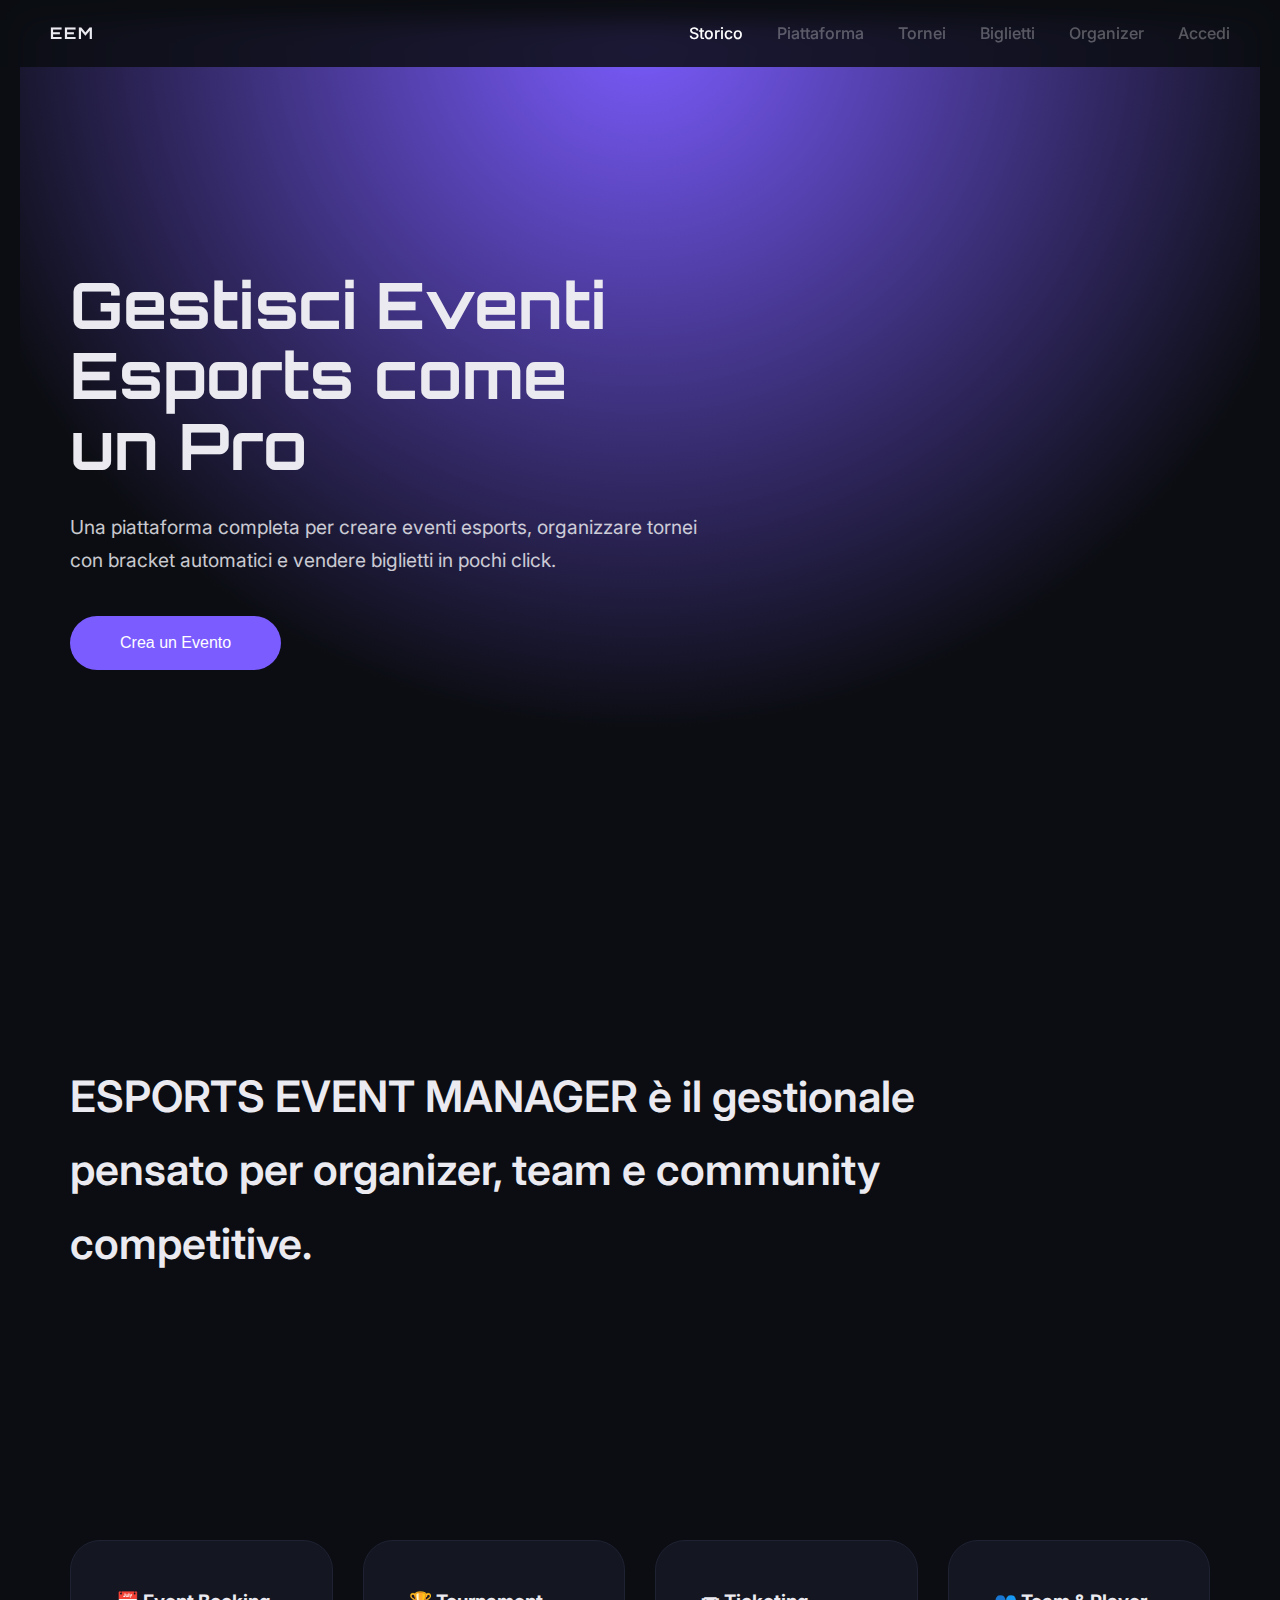
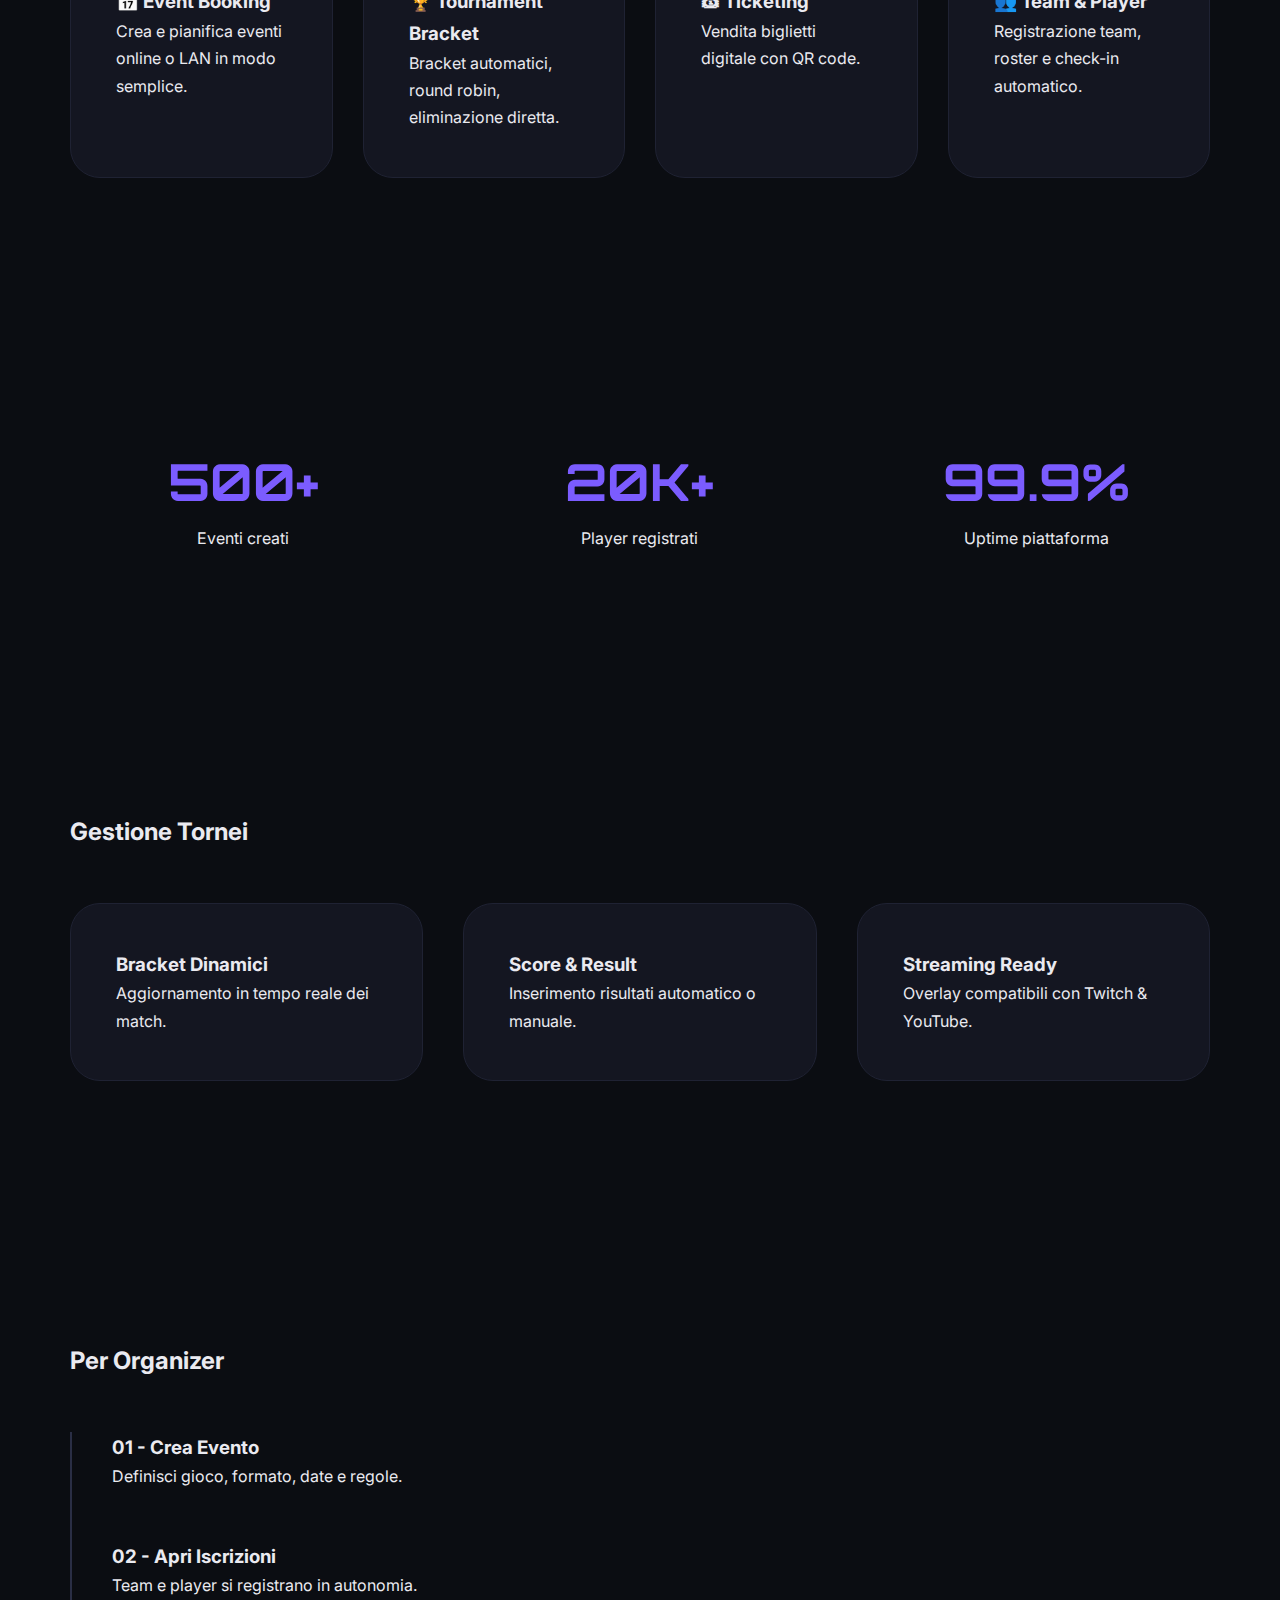
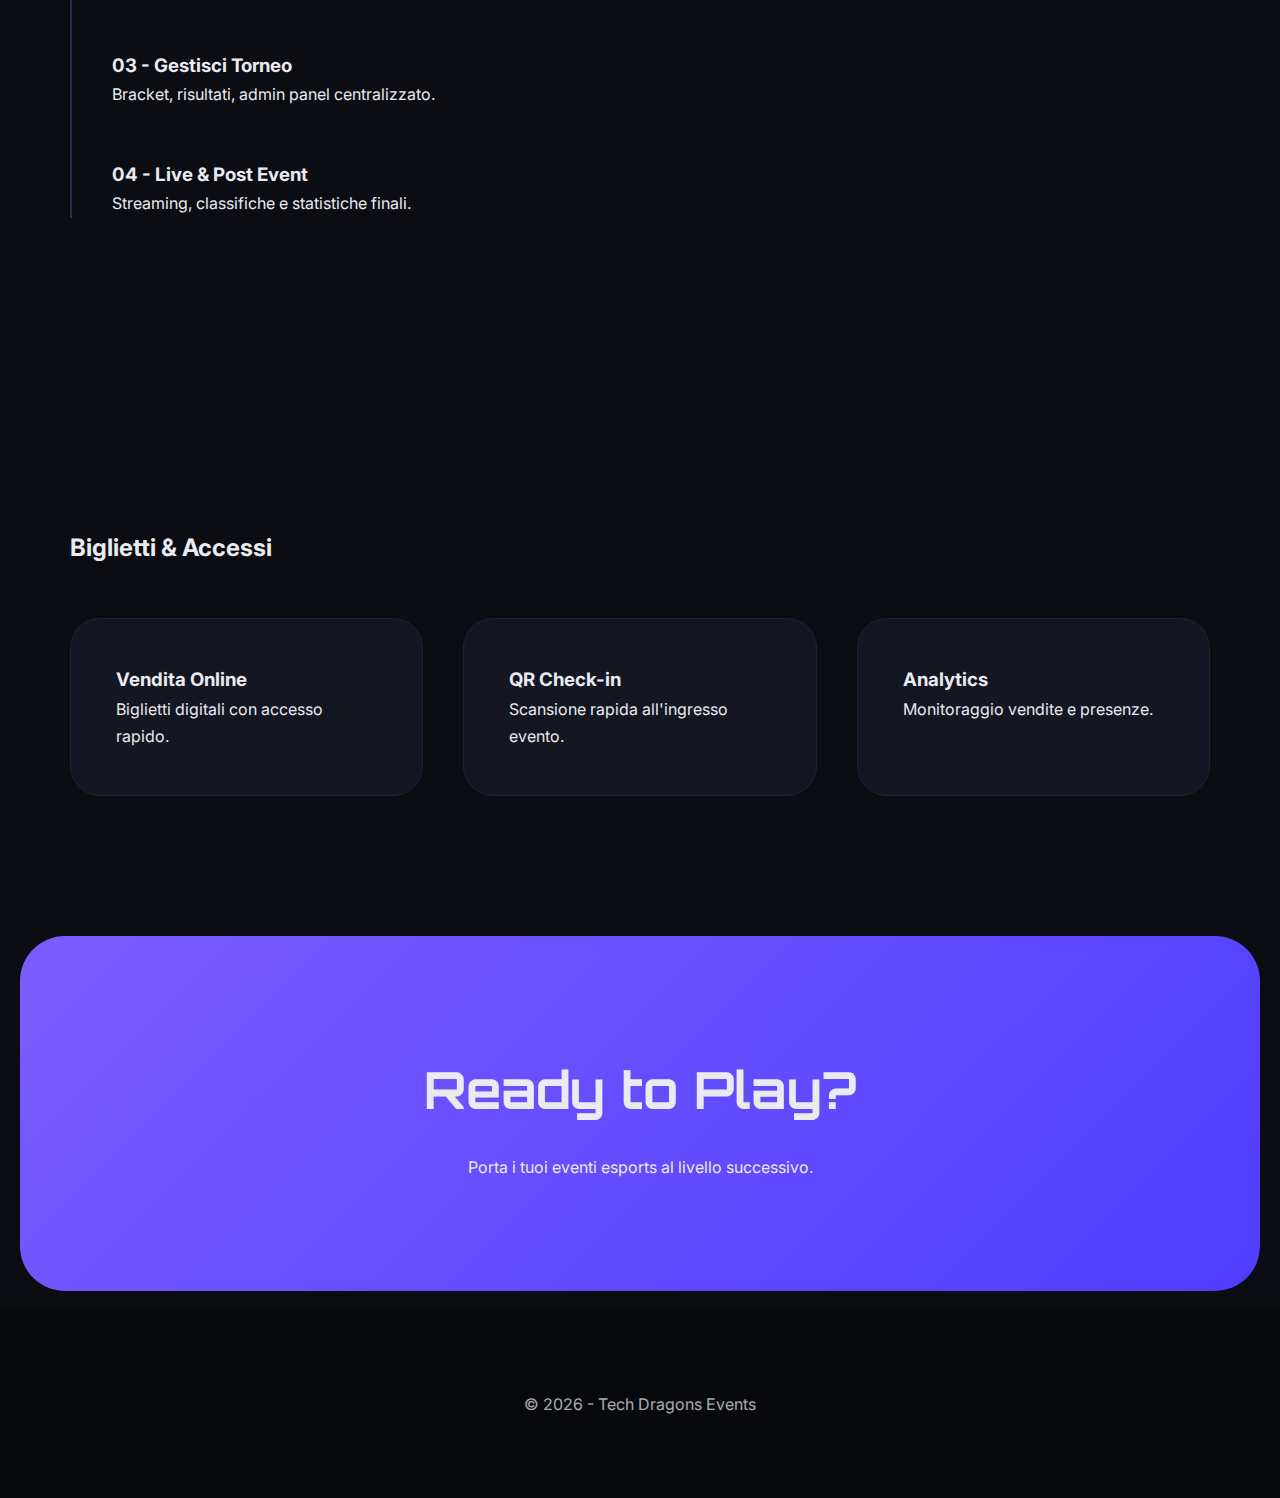
<file: sito/index.html>
<!DOCTYPE html>
<html lang="it">

<head>
    <meta charset="UTF-8">
    <meta name="viewport" content="width=device-width, initial-scale=1.0">
    <title>ESPORTS EVENT MANAGER</title>

    <link
        href="https://fonts.googleapis.com/css2?family=Orbitron:wght@400;600;700&family=Inter:wght@300;400;600&display=swap"
        rel="stylesheet">
    <link rel="stylesheet" href="style.css">
</head>

<body>

    <nav>
        <strong>EEM</strong>
        <div>
            <a href="storici/storico.html">Storico</a>
            <a href="#platform" style="opacity: 0.3;">Piattaforma</a>
            <a href="#tournaments" style="opacity: 0.3;">Tornei</a>
            <a href="#tickets" style="opacity: 0.3;">Biglietti</a>
            <a href="#organizers" style="opacity: 0.3;">Organizer</a>
            <a href="#contact" style="opacity: 0.3;">Accedi</a>
        </div>
    </nav>

    <!-- HERO -->
    <section class="hero">
        <div>
            <h1>Gestisci Eventi<br>Esports come<br>un Pro</h1>
            <p>
                Una piattaforma completa per creare eventi esports, organizzare tornei con bracket automatici
                e vendere biglietti in pochi click.
            </p>
            <button>Crea un Evento</button>
        </div>
    </section>

    <!-- PLATFORM -->
    <section id="platform">
        <p class="big-text">
            ESPORTS EVENT MANAGER è il gestionale pensato per organizer,
            team e community competitive.
        </p>
    </section>

    <!-- FEATURES -->
    <section>
        <div class="features">
            <div class="feature">
                <h3>📅 Event Booking</h3>
                <p>Crea e pianifica eventi online o LAN in modo semplice.</p>
            </div>
            <div class="feature">
                <h3>🏆 Tournament Bracket</h3>
                <p>Bracket automatici, round robin, eliminazione diretta.</p>
            </div>
            <div class="feature">
                <h3>🎟 Ticketing</h3>
                <p>Vendita biglietti digitale con QR code.</p>
            </div>
            <div class="feature">
                <h3>👥 Team & Player</h3>
                <p>Registrazione team, roster e check-in automatico.</p>
            </div>
        </div>
    </section>

    <!-- STATS -->
    <section>
        <div class="stats">
            <div class="stat">
                <h3>500+</h3>
                <p>Eventi creati</p>
            </div>
            <div class="stat">
                <h3>20K+</h3>
                <p>Player registrati</p>
            </div>
            <div class="stat">
                <h3>99.9%</h3>
                <p>Uptime piattaforma</p>
            </div>
        </div>
    </section>

    <!-- TOURNAMENTS -->
    <section id="tournaments">
        <h2 style="margin-bottom:50px;">Gestione Tornei</h2>
        <div class="grid">
            <div class="card">
                <h3>Bracket Dinamici</h3>
                <p>Aggiornamento in tempo reale dei match.</p>
            </div>
            <div class="card">
                <h3>Score & Result</h3>
                <p>Inserimento risultati automatico o manuale.</p>
            </div>
            <div class="card">
                <h3>Streaming Ready</h3>
                <p>Overlay compatibili con Twitch & YouTube.</p>
            </div>
        </div>
    </section>

    <!-- ORGANIZERS -->
    <section id="organizers">
        <h2 style="margin-bottom:50px;">Per Organizer</h2>
        <div class="timeline">
            <div>
                <h3>01 - Crea Evento</h3>
                <p>Definisci gioco, formato, date e regole.</p>
            </div>
            <div>
                <h3>02 - Apri Iscrizioni</h3>
                <p>Team e player si registrano in autonomia.</p>
            </div>
            <div>
                <h3>03 - Gestisci Torneo</h3>
                <p>Bracket, risultati, admin panel centralizzato.</p>
            </div>
            <div>
                <h3>04 - Live & Post Event</h3>
                <p>Streaming, classifiche e statistiche finali.</p>
            </div>
        </div>
    </section>

    <!-- TICKETS -->
    <section id="tickets">
        <h2 style="margin-bottom:50px;">Biglietti & Accessi</h2>
        <div class="grid">
            <div class="card">
                <h3>Vendita Online</h3>
                <p>Biglietti digitali con accesso rapido.</p>
            </div>
            <div class="card">
                <h3>QR Check-in</h3>
                <p>Scansione rapida all'ingresso evento.</p>
            </div>
            <div class="card">
                <h3>Analytics</h3>
                <p>Monitoraggio vendite e presenze.</p>
            </div>
        </div>
    </section>

    <!-- CTA -->
    <section class="cta" id="contact">
        <h2>Ready to Play?</h2>
        <p>Porta i tuoi eventi esports al livello successivo.</p>
    </section>

    <footer>
        © 2026 - Tech Dragons Events
    </footer>

</body>

</html>
</file>
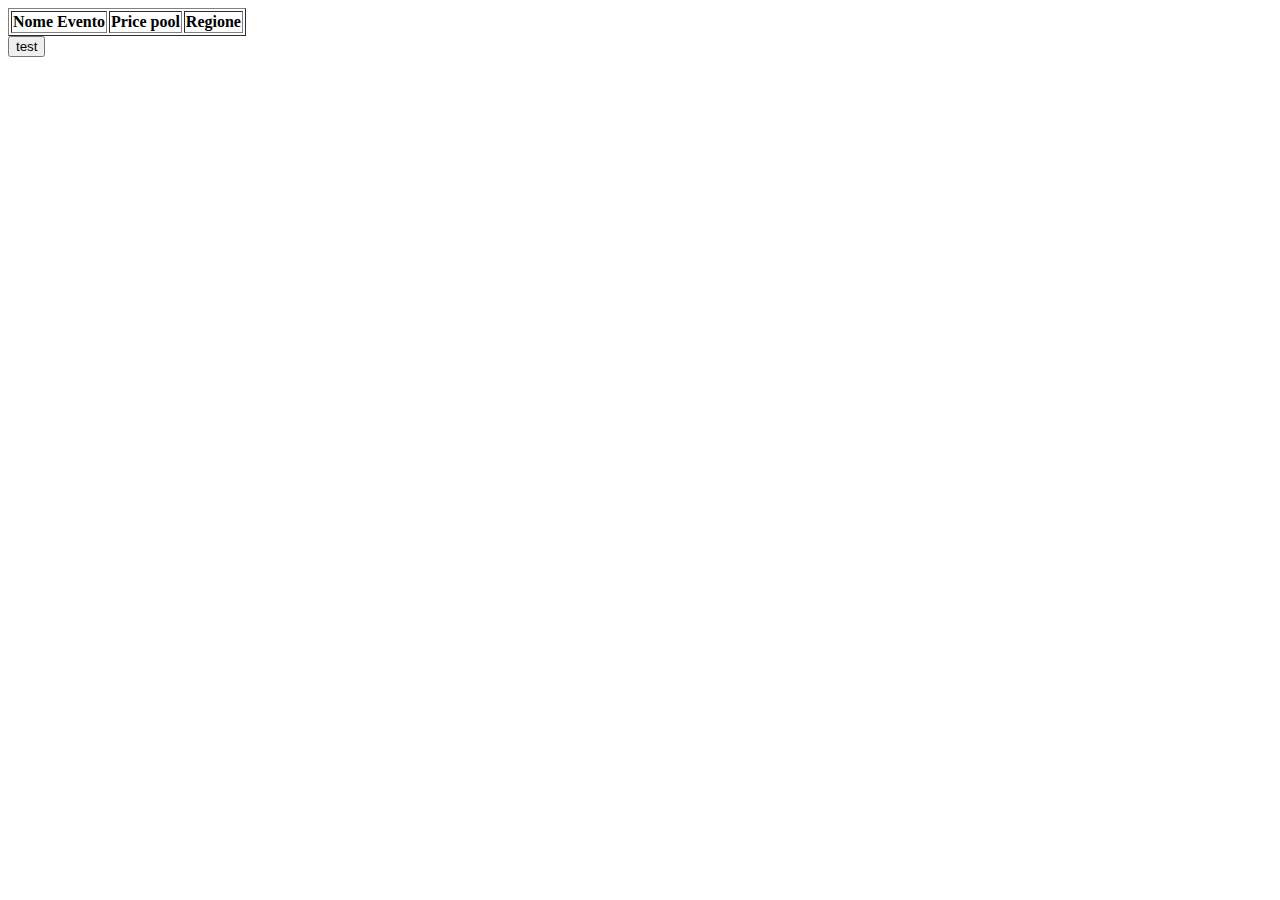
<file: index_api_valorant.html>
<!DOCTYPE html>
<html lang="en">

<head>
    <meta charset="UTF-8">
    <meta name="viewport" content="width=device-width, initial-scale=1.0">
    <link href="https://cdn.jsdelivr.net/npm/bootstrap@5.3.8/dist/css/bootstrap.min.css" rel="stylesheet"
        integrity="sha384-sRIl4kxILFvY47J16cr9ZwB07vP4J8+LH7qKQnuqkuIAvNWLzeN8tE5YBujZqJLB" crossorigin="anonymous">
    <title>Storico</title>
</head>

<body>
    <table class="table table-light table-striped" id="tabella" border>
        <tr>
            <th>Nome Evento</th>
            <th>Price pool</th>
            <th>Regione</th>
        </tr>
    </table>
    <button id="start"></button>

    <script src="https://cdn.jsdelivr.net/npm/bootstrap@5.3.8/dist/js/bootstrap.bundle.min.js"
        integrity="sha384-FKyoEForCGlyvwx9Hj09JcYn3nv7wiPVlz7YYwJrWVcXK/BmnVDxM+D2scQbITxI"
        crossorigin="anonymous"></script>
    <script>
        let tabella = document.getElementById("tabella");
        let btn = document.getElementById("start");
        btn.textContent = "test";
        btn.addEventListener("click", () => {
            btn.disabled = true;
            API().then(obj => {
                obj.data.segments.forEach(element => {
                    let tr = document.createElement('tr');

                    let td_nome = document.createElement('td');
                    let td_prize = document.createElement('td');
                    let td_region = document.createElement('td');

                    td_nome.textContent = element.title;
                    td_prize.textContent = element.prize;
                    td_region.textContent = element.region;

                    tr.appendChild(td_nome);
                    tr.appendChild(td_prize);
                    tr.appendChild(td_region);

                    tabella.appendChild(tr);

                })
            });
        })


        async function API() {
            let url = "https://corsproxy.io/?" + "https://vlrggapi.vercel.app/events?q=completed";
            let httpRequest = await fetch(url);
            let obj = await httpRequest.json();
            return obj;
        }

    </script>
</body>

</html>
</file>
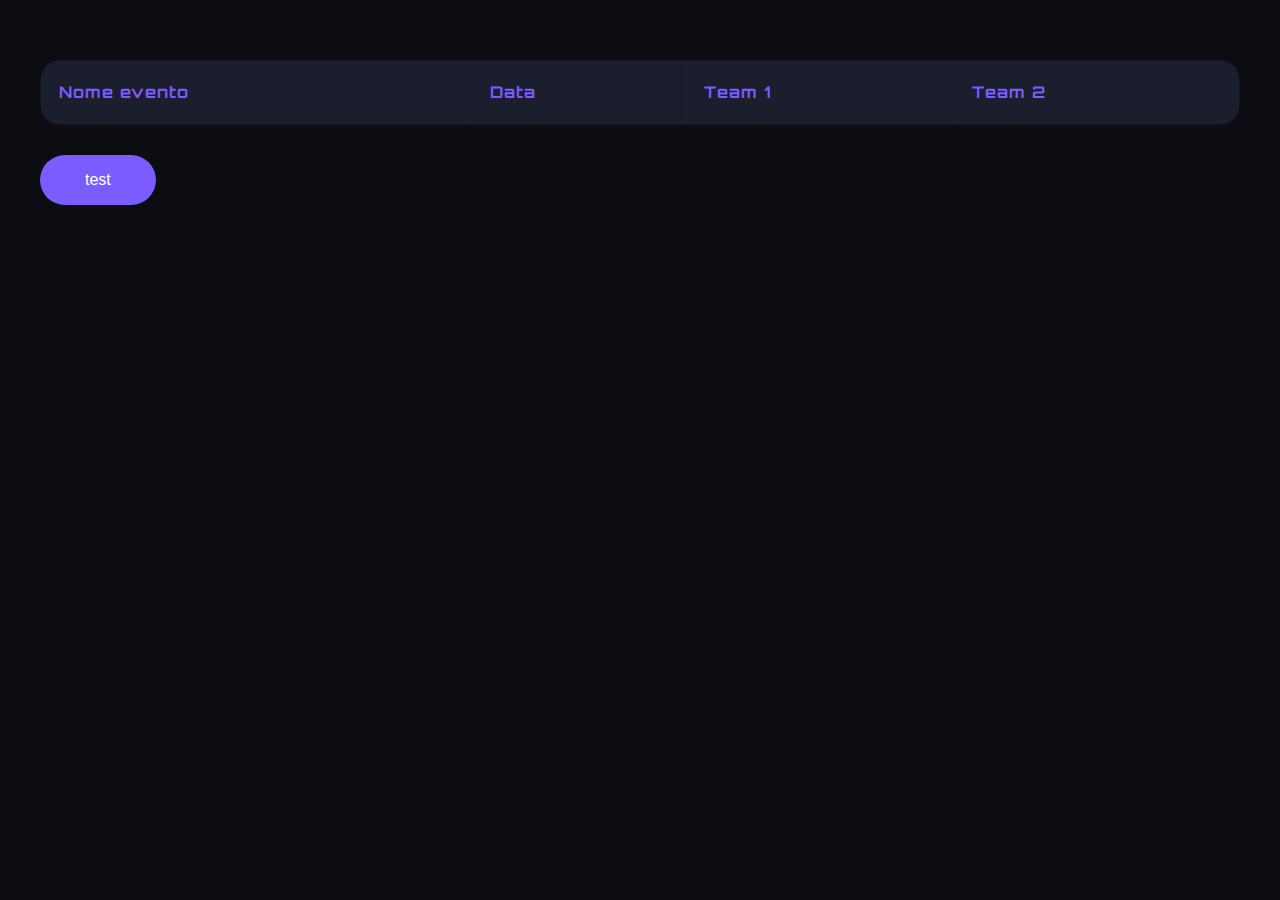
<file: sito/storici/cs2.html>
<!DOCTYPE html>
<html lang="en">

<head>
    <meta charset="UTF-8">
    <meta name="viewport" content="width=device-width, initial-scale=1.0">

    <link rel="stylesheet" href="storici.css">
    <link
        href="https://fonts.googleapis.com/css2?family=Inter:wght@300;400;600&family=Orbitron:wght@400;600&display=swap"
        rel="stylesheet">
    <title>CS2 Matches (HVLT)</title>
</head>

<body>
    <table id="tabella" border>
        <tr>
            <th>Nome evento</th>
            <th>Data</th>
            <th>Team 1</th>
            <th>Team 2</th>
        </tr>
    </table>
    <button id="start"></button>

    <script src="https://cdn.jsdelivr.net/npm/bootstrap@5.3.8/dist/js/bootstrap.bundle.min.js"
        integrity="sha384-FKyoEForCGlyvwx9Hj09JcYn3nv7wiPVlz7YYwJrWVcXK/BmnVDxM+D2scQbITxI"
        crossorigin="anonymous"></script>
    <script>
        let tabella = document.getElementById("tabella");
        let btn = document.getElementById("start");
        btn.textContent = "test";
        btn.addEventListener("click", () => {
            btn.disabled = true;
            API().then(obj => {
                obj.forEach(element => {
                    let tr = document.createElement('tr');

                    let td_nome = document.createElement('td');
                    let td_data = document.createElement('td');
                    let td_team1 = document.createElement('td');
                    let td_team2 = document.createElement('td');

                    td_nome.textContent = element.event.name;
                    td_data.textContent = element.time;
                    td_team1.textContent = element.teams[0].name;
                    td_team2.textContent = element.teams[1].name;

                    tr.appendChild(td_nome);
                    tr.appendChild(td_data);
                    tr.appendChild(td_team1);
                    tr.appendChild(td_team2);

                    tabella.appendChild(tr);
                })
            });
        })


        async function API() {
            let url = "https://hltv-api.vercel.app/api/matchesByEvent.json";
            let httpRequest = await fetch(url);
            let obj = await httpRequest.json();
            return obj;
        }

    </script>
</body>

</html>
</file>
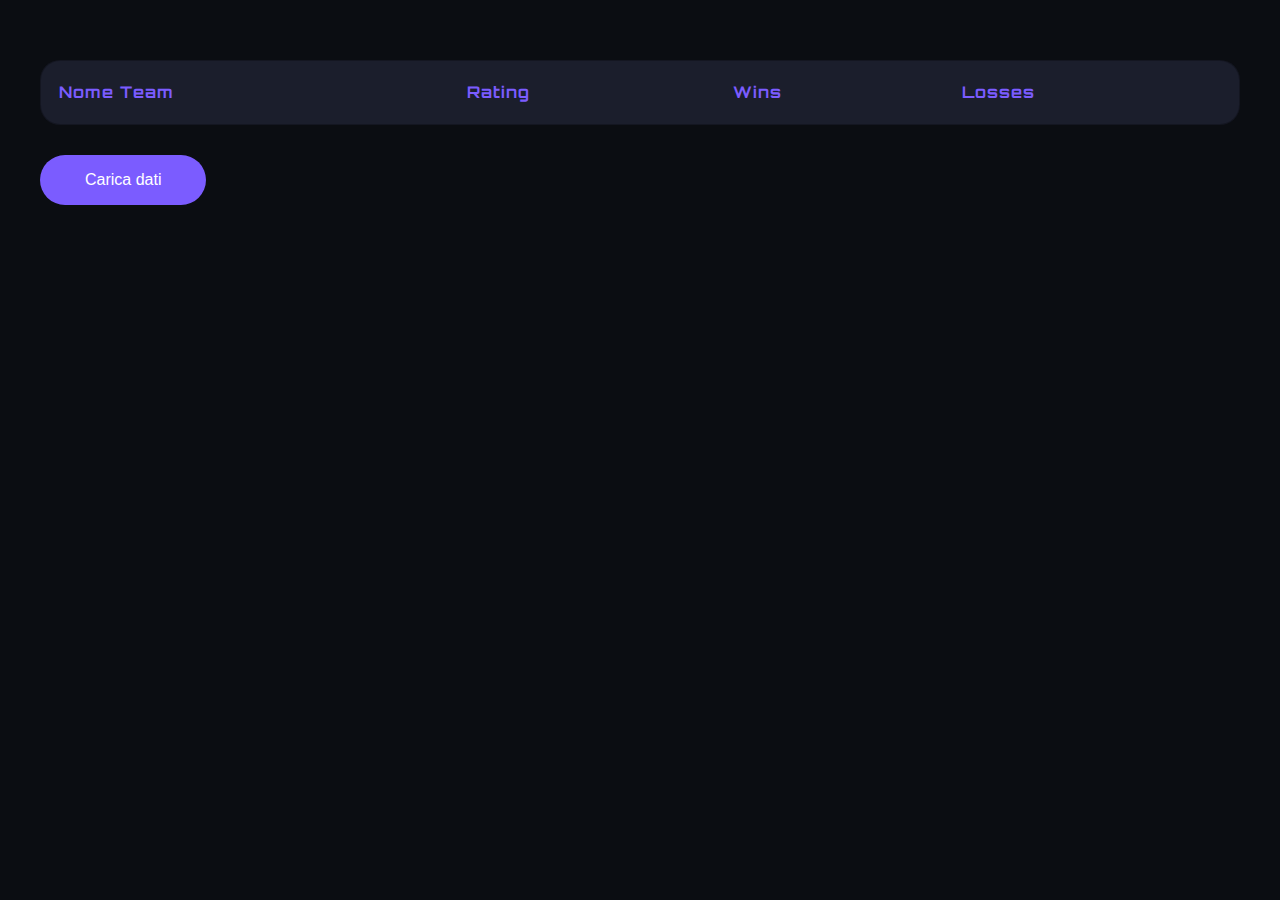
<file: sito/storici/dota.html>
<!DOCTYPE html>
<html lang="en">

<head>
    <meta charset="UTF-8">
    <meta name="viewport" content="width=device-width, initial-scale=1.0">

    <link rel="stylesheet" href="storici.css">
    <link
        href="https://fonts.googleapis.com/css2?family=Inter:wght@300;400;600&family=Orbitron:wght@400;600&display=swap"
        rel="stylesheet">

    <title>Dota 2 Teams</title>
</head>

<body>

    <table id="tabella">
        <tr>
            <th>Nome Team</th>
            <th>Rating</th>
            <th>Wins</th>
            <th>Losses</th>
        </tr>
    </table>

    <button id="start">Carica dati</button>

    <script>
        let tabella = document.getElementById("tabella");
        let btn = document.getElementById("start");

        btn.addEventListener("click", () => {
            btn.disabled = true;

            API().then(obj => {
                obj.forEach(team => {

                    let tr = document.createElement('tr');

                    let td_nome = document.createElement('td');
                    let td_rating = document.createElement('td');
                    let td_wins = document.createElement('td');
                    let td_losses = document.createElement('td');

                    td_nome.textContent = team.name;
                    td_rating.textContent = team.rating ?? "N/A";
                    td_wins.textContent = team.wins ?? 0;
                    td_losses.textContent = team.losses ?? 0;

                    tr.appendChild(td_nome);
                    tr.appendChild(td_rating);
                    tr.appendChild(td_wins);
                    tr.appendChild(td_losses);

                    tabella.appendChild(tr);
                });
            });
        });

        async function API() {
            let url = "https://api.opendota.com/api/teams";
            let httpRequest = await fetch(url);
            let obj = await httpRequest.json();
            return obj;
        }
    </script>

</body>

</html>
</file>
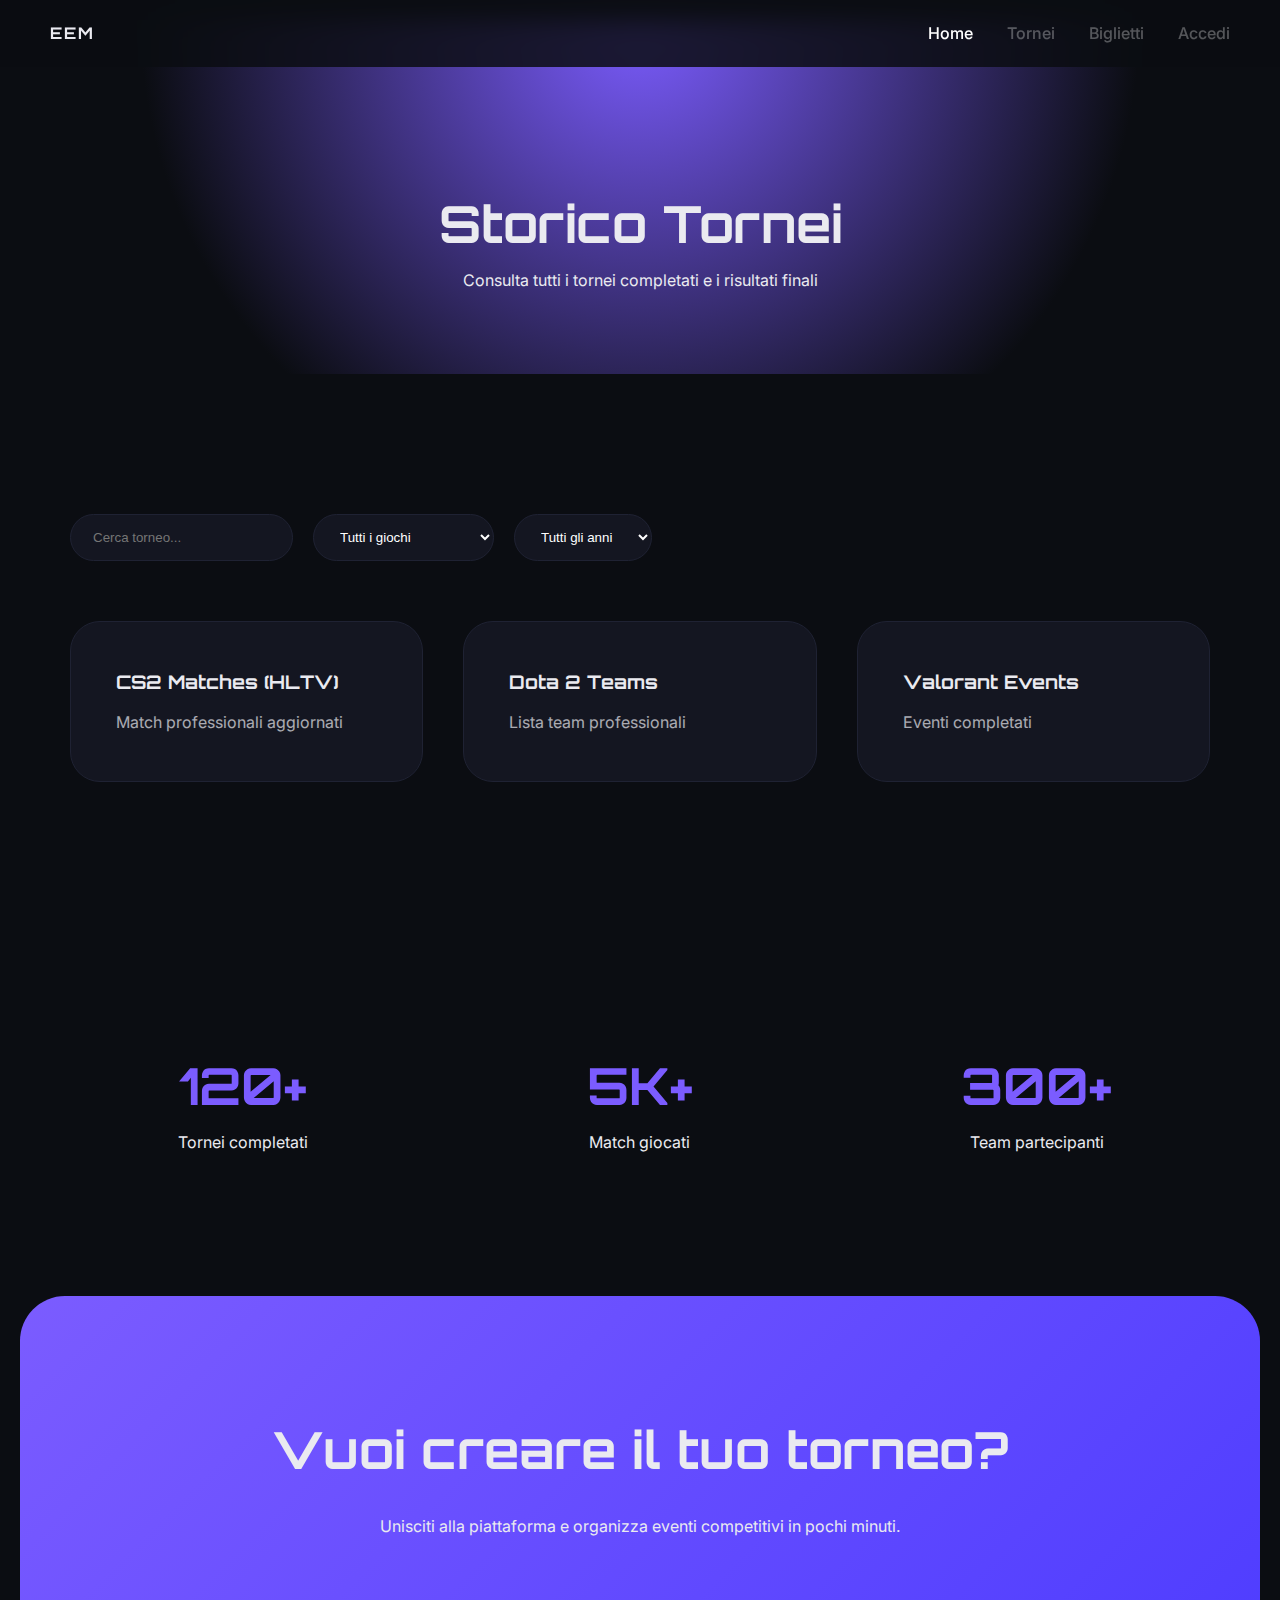
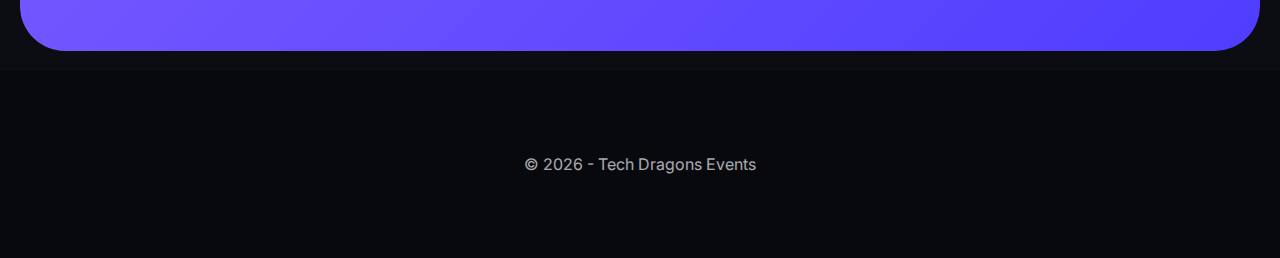
<file: sito/storici/storico.html>
<!DOCTYPE html>
<html lang="it">

<head>
    <meta charset="UTF-8">
    <meta name="viewport" content="width=device-width, initial-scale=1.0">
    <title>Storico Tornei - EEM</title>

    <link
        href="https://fonts.googleapis.com/css2?family=Orbitron:wght@400;600;700&family=Inter:wght@300;400;600&display=swap"
        rel="stylesheet">
    <link rel="stylesheet" href="../style.css">
</head>

<body>

    <nav>
        <strong>EEM</strong>
        <div>
            <a href="../index.html">Home</a>
            <a href="#" style="opacity: 0.3;">Tornei</a>
            <a href="#" style="opacity: 0.3;">Biglietti</a>
            <a href="#" style="opacity: 0.3;">Accedi</a>
        </div>
    </nav>

    <!-- HERO -->
    <section class="hero-small">
        <h1>Storico Tornei</h1>
        <p>Consulta tutti i tornei completati e i risultati finali</p>
    </section>

    <!-- FILTRI -->
    <section>
        <div class="filter-bar">
            <input type="text" placeholder="Cerca torneo...">
            <select>
                <option>Tutti i giochi</option>
                <option>Valorant</option>
                <option>League of Legends</option>
                <option>CS2</option>
            </select>
            <select>
                <option>Tutti gli anni</option>
                <option>2026</option>
                <option>2025</option>
                <option>2024</option>
            </select>
        </div>

        <!-- LISTA TORNEI -->
        <div class="grid">

            <!-- CS2 (HLTV API) -->
            <a href="cs2.html" class="card-link">
                <div class="card tournament-card">
                    <h3>CS2 Matches (HLTV)</h3>
                    <h4>Match professionali aggiornati</h4>
                </div>
            </a>

            <!-- DOTA -->
            <a href="dota.html" class="card-link">
                <div class="card tournament-card">
                    <h3>Dota 2 Teams</h3>
                    <h4>Lista team professionali</h4>
                </div>
            </a>

            <!-- VALORANT -->
            <a href="valorant.html" class="card-link">
                <div class="card tournament-card">
                    <h3>Valorant Events</h3>
                    <h4>Eventi completati</h4>
                </div>
            </a>

        </div>
    </section>

    <!-- STATS STORICO -->
    <section>
        <div class="stats">
            <div class="stat">
                <h3>120+</h3>
                <p>Tornei completati</p>
            </div>
            <div class="stat">
                <h3>5K+</h3>
                <p>Match giocati</p>
            </div>
            <div class="stat">
                <h3>300+</h3>
                <p>Team partecipanti</p>
            </div>
        </div>
    </section>

    <!-- CTA -->
    <section class="cta">
        <h2>Vuoi creare il tuo torneo?</h2>
        <p>Unisciti alla piattaforma e organizza eventi competitivi in pochi minuti.</p>
    </section>

    <footer>
        © 2026 - Tech Dragons Events
    </footer>

</body>

</html>
</file>
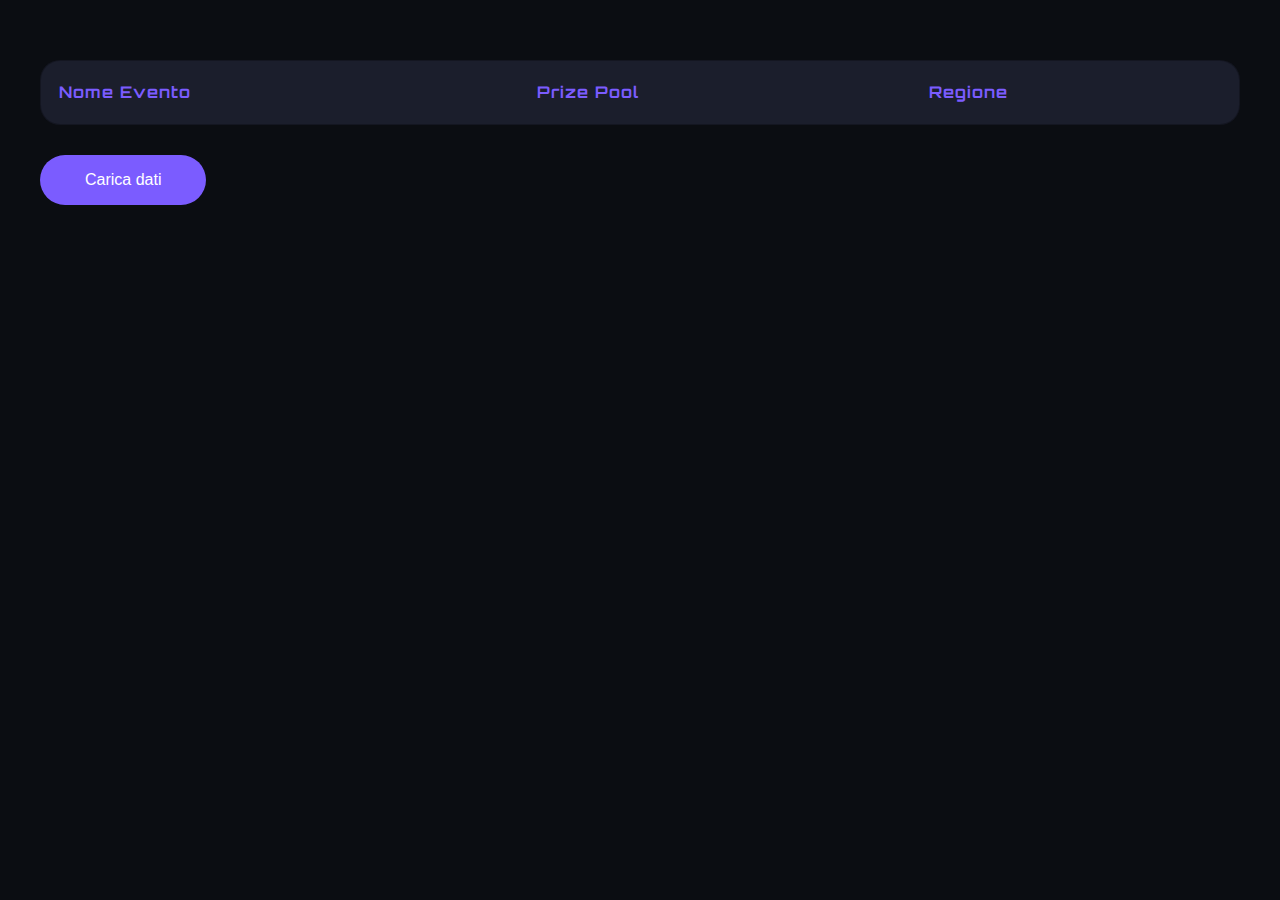
<file: sito/storici/valorant.html>
<!DOCTYPE html>
<html lang="en">

<head>
    <meta charset="UTF-8">
    <meta name="viewport" content="width=device-width, initial-scale=1.0">

    <link rel="stylesheet" href="storici.css">
    <link
        href="https://fonts.googleapis.com/css2?family=Inter:wght@300;400;600&family=Orbitron:wght@400;600&display=swap"
        rel="stylesheet">

    <title>Valorant Events</title>
</head>

<body>

    <table id="tabella">
        <tr>
            <th>Nome Evento</th>
            <th>Prize Pool</th>
            <th>Regione</th>
        </tr>
    </table>

    <button id="start">Carica dati</button>

    <script>
        let tabella = document.getElementById("tabella");
        let btn = document.getElementById("start");

        btn.addEventListener("click", () => {
            btn.disabled = true;

            API().then(obj => {

                let eventi = obj.data; // ✅ FIX

                eventi.forEach(element => {

                    let tr = document.createElement('tr');

                    let td_nome = document.createElement('td');
                    let td_prize = document.createElement('td');
                    let td_region = document.createElement('td');

                    td_nome.textContent = element.title ?? "N/A";
                    td_prize.textContent = element.prize ?? "N/A";
                    td_region.textContent = element.region ?? "N/A";

                    tr.appendChild(td_nome);
                    tr.appendChild(td_prize);
                    tr.appendChild(td_region);

                    tabella.appendChild(tr);
                });

            }).catch(err => {
                console.error("Errore API:", err);
            });
        });

        async function API() {
            let url = "https://corsproxy.io/?https://vlrggapi.vercel.app/events?q=completed";
            let httpRequest = await fetch(url);
            let obj = await httpRequest.json();
            return obj;
        }
    </script>

</body>

</html>
</file>
<file: sito/style.css>
* {
    margin: 0;
    padding: 0;
    box-sizing: border-box;
}

body {
    background: #0b0d12;
    color: #eaeaf0;
    font-family: 'Inter', sans-serif;
    line-height: 1.7;
}

nav {
    position: fixed;
    top: 0;
    width: 100%;
    padding: 20px 50px;
    display: flex;
    justify-content: space-between;
    align-items: center;
    background: rgba(11, 13, 18, 0.85);
    backdrop-filter: blur(12px);
    z-index: 1000;
}

nav strong {
    font-family: 'Orbitron', sans-serif;
    letter-spacing: 2px;
}

nav a {
    color: #fff;
    text-decoration: none;
    margin-left: 30px;
    font-weight: 500;
}

section {
    padding: 120px 50px;
    margin: 20px;
}

.hero {
    min-height: 100vh;
    display: flex;
    align-items: center;
    background: radial-gradient(circle at top, #7b5cff, #0b0d12 65%);
}

.hero h1 {
    font-family: 'Orbitron', sans-serif;
    font-size: 4rem;
    line-height: 1.1;
}

.hero p {
    margin-top: 30px;
    max-width: 650px;
    font-size: 1.2rem;
    opacity: 0.85;
}

.hero button {
    margin-top: 40px;
    padding: 18px 50px;
    border-radius: 50px;
    border: none;
    background: #7b5cff;
    color: white;
    font-size: 1rem;
    cursor: pointer;
    transition: 0.3s;
}

.hero button:hover {
    transform: scale(1.08);
    background: #9177ff;
}

.grid {
    display: grid;
    grid-template-columns: repeat(auto-fit, minmax(260px, 1fr));
    gap: 40px;
}

.card {
    background: #141621;
    padding: 45px;
    border-radius: 30px;
    border: 1px solid #1f2233;
    transition: 0.4s;
}

.card:hover {
    transform: translateY(-12px);
    box-shadow: 0 25px 70px rgba(0, 0, 0, 0.5);
    background-color: #7b5cff;
}

.big-text {
    font-size: 2.7rem;
    font-weight: 600;
    max-width: 900px;
}

.features {
    display: grid;
    grid-template-columns: repeat(auto-fit, minmax(220px, 1fr));
    gap: 30px;
}

.feature {
    background: #141621;
    padding: 45px;
    border-radius: 30px;
    border: 1px solid #1f2233;
    transition: 0.4s;
}

.feature:hover {
    transform: translateY(-12px);
    box-shadow: 0 25px 70px rgba(0, 0, 0, 0.5);
    background-color: #7b5cff;
}

.stats {
    display: grid;
    grid-template-columns: repeat(auto-fit, minmax(200px, 1fr));
    gap: 50px;
    text-align: center;
}

.stat h3 {
    font-size: 3.2rem;
    color: #7b5cff;
    font-family: 'Orbitron', sans-serif;
}

.timeline {
    border-left: 2px solid #2a2e45;
    padding-left: 40px;
}

.timeline div {
    margin-bottom: 50px;
}

.cta {
    text-align: center;
    background: linear-gradient(135deg, #7b5cff, #4f3dff);
    border-radius: 45px;
    padding: 110px 40px;
}

.cta h2 {
    font-size: 3.2rem;
    margin-bottom: 20px;
    font-family: 'Orbitron', sans-serif;
}

footer {
    padding: 80px 40px;
    background: #07080c;
    text-align: center;
    opacity: 0.7;
}

/* ------------------------------------------------------------ PAGINA STORICI ------------------------------------------------------------- */
/* HERO PICCOLO */
.hero-small {
    padding-top: 160px;
    padding-bottom: 80px;
    text-align: center;
    background: radial-gradient(circle at top, #7b5cff, #0b0d12 70%);
}

.hero-small h1 {
    font-family: 'Orbitron', sans-serif;
    font-size: 3.2rem;
}

/* FILTRI */
.filter-bar {
    display: flex;
    gap: 20px;
    margin-bottom: 60px;
    flex-wrap: wrap;
}

.filter-bar input,
.filter-bar select {
    padding: 14px 22px;
    border-radius: 40px;
    border: 1px solid #1f2233;
    background: #141621;
    color: #fff;
    transition: 0.3s;
}

.filter-bar input:focus,
.filter-bar select:focus {
    outline: none;
    border-color: #7b5cff;
}

/* CARD TORNEI */
.tournament-card {
    position: relative;
    overflow: hidden;
}

.tournament-card h3 {
    font-family: 'Orbitron', sans-serif;
}

.tournament-card h4 {
    margin-top: 10px;
    opacity: 0.7;
    font-weight: 400;
}

/* LINK CARD */
.card-link {
    text-decoration: none;
    color: inherit;
    display: block;
}

/* HOVER PIÙ FIGO */
.card-link:hover .card {
    transform: translateY(-12px) scale(1.02);
    background-color: #7b5cff;
}
</file>
<file: sito/storici/storici.css>
/* ---------------- RESET ---------------- */
* {
    margin: 0;
    padding: 0;
    box-sizing: border-box;
}

/* ---------------- BODY ---------------- */
body {
    background: #0b0d12;
    color: #eaeaf0;
    font-family: 'Inter', sans-serif;
    line-height: 1.7;
    padding: 40px;
}

/* ---------------- TITOLO (se lo aggiungi dopo) ---------------- */
h1 {
    font-family: 'Orbitron', sans-serif;
    margin-bottom: 30px;
}

/* ---------------- TABELLA ---------------- */
#tabella {
    width: 100%;
    border-collapse: collapse;
    margin-top: 20px;
    background: #141621;
    border-radius: 20px;
    overflow: hidden;
    border: 1px solid #1f2233;
}

/* HEADER */
#tabella th {
    background: #1b1e2c;
    color: #7b5cff;
    font-family: 'Orbitron', sans-serif;
    letter-spacing: 1px;
    padding: 18px;
    text-align: left;
    border-bottom: 1px solid #2a2e45;
}

/* CELLE */
#tabella td {
    padding: 16px 18px;
    border-bottom: 1px solid #1f2233;
    color: #eaeaf0;
}

/* RIGHE */
#tabella tr {
    transition: 0.3s;
}

/* HOVER */
#tabella tr:hover {
    background: #1b1e2c;
    transform: scale(1.01);
}

/* ALTERNANZA */
#tabella tr:nth-child(even) {
    background-color: #10121a;
}

/* ---------------- BOTTONE ---------------- */
#start {
    margin-top: 30px;
    padding: 16px 45px;
    border-radius: 50px;
    border: none;
    background: #7b5cff;
    color: white;
    font-size: 1rem;
    cursor: pointer;
    transition: 0.3s;
}

#start:hover {
    transform: scale(1.08);
    background: #9177ff;
}

#start:disabled {
    background: #2a2e45;
    cursor: not-allowed;
    transform: none;
}

/* ---------------- SCROLL BAR (bonus figo) ---------------- */
::-webkit-scrollbar {
    height: 8px;
    width: 8px;
}

::-webkit-scrollbar-track {
    background: #0b0d12;
}

::-webkit-scrollbar-thumb {
    background: #7b5cff;
    border-radius: 10px;
}

/* ---------------- RESPONSIVE ---------------- */
@media (max-width: 768px) {
    body {
        padding: 20px;
    }

    #tabella th,
    #tabella td {
        padding: 12px;
        font-size: 0.9rem;
    }

    #start {
        width: 100%;
        text-align: center;
    }
}
</file>
